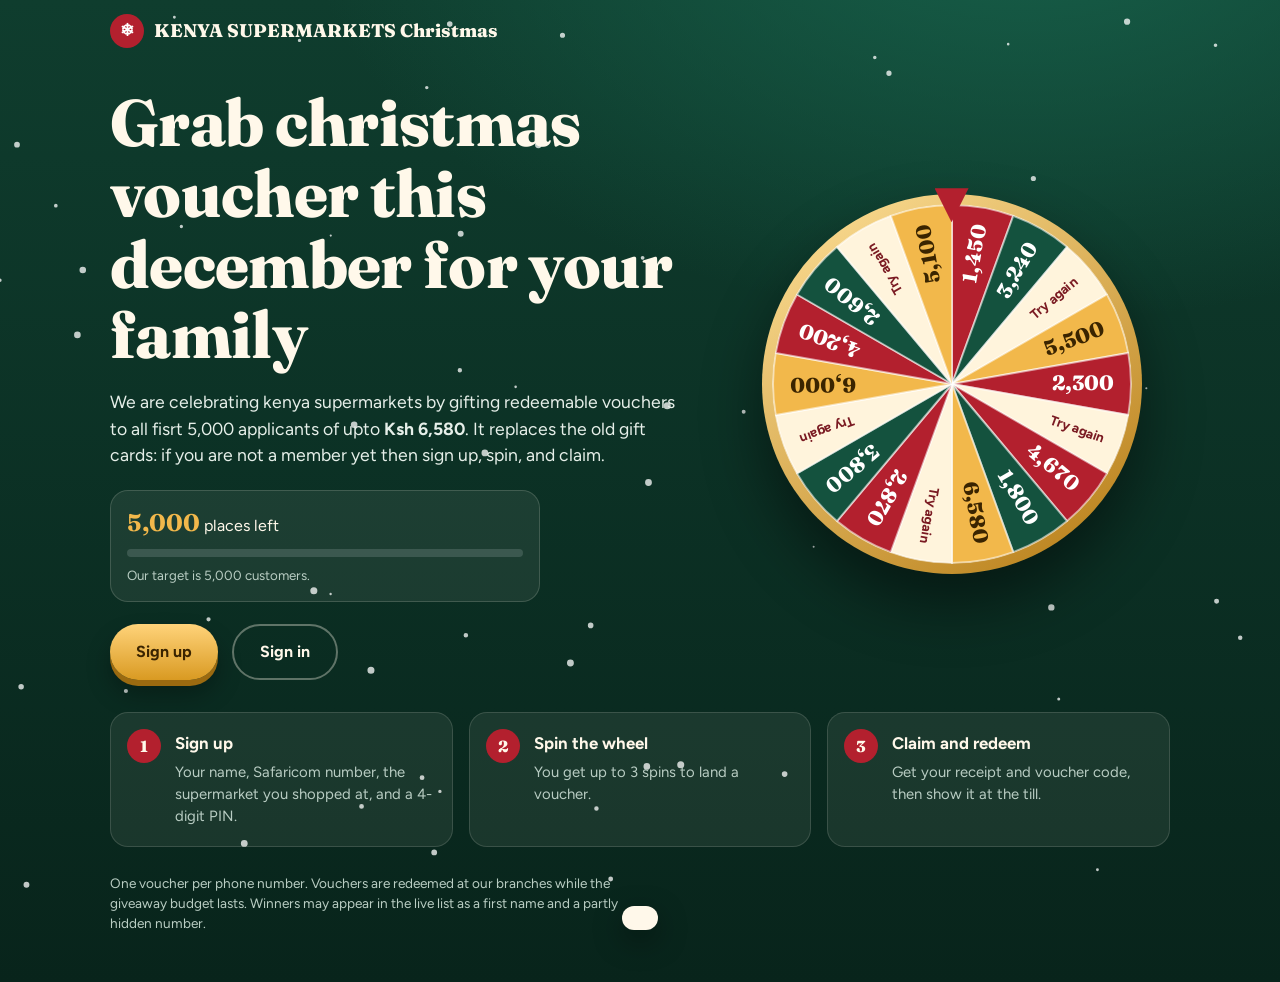
<file: index.html>
<!DOCTYPE html>
<html lang="en">
<head>
  <meta charset="UTF-8" />
  <meta name="viewport" content="width=device-width, initial-scale=1, viewport-fit=cover" />
  <meta name="theme-color" content="#0b2e22" />
  <title>Christmas Giveaway | Thank you for shopping with us</title>
  <meta name="description" content="Our thank-you to every customer. Spin the wheel and win a shopping voucher this Christmas." />
  <link rel="preconnect" href="https://fonts.googleapis.com" />
  <link rel="preconnect" href="https://fonts.gstatic.com" crossorigin />
  <link href="https://fonts.googleapis.com/css2?family=Fraunces:opsz,wght@9..144,600;9..144,800&family=Figtree:wght@400;500;600;700&display=swap" rel="stylesheet" />
  <link rel="stylesheet" href="css/style.css" />
</head>
<body>
  <canvas id="snow" aria-hidden="true"></canvas>
  <div id="toast" role="status" aria-live="polite"></div>
  <div id="feed" aria-live="polite" aria-atomic="true"></div>

  <header class="bar">
    <a class="brand" href="#" id="brand"><span class="brand-mark">&#10052;</span><span id="shopName">Christmas Giveaway</span></a>
    <div class="bar-user" id="barUser" hidden>
      <span id="barName"></span>
      <button class="link" id="logoutBtn">Log out</button>
    </div>
  </header>

  <main id="app">
    <!-- LANDING -->
    <section class="view" data-view="landing">
      <div class="hero">
        <div class="hero-copy">
          <h1> Grab christmas voucher this december for your family </h1>
          <p class="lead">We are celebrating kenya supermarkets by gifting redeemable vouchers to all fisrt 5,000 applicants of upto <strong>Ksh 6,580</strong>. It replaces the old gift cards: if you are not a member yet then sign up, spin, and claim.</p>
          <div class="slots" aria-live="polite">
            <div class="slots-top"><strong id="slotsLeft">5,000</strong> <span id="slotsText">places left</span></div>
            <div class="meter"><span id="slotsBar"></span></div>
            <small id="slotsNote">Our target is 5,000 customers.</small>
          </div>
          <div class="cta-row">
            <button class="btn btn-gold" data-go="signup">Sign up</button>
            <button class="btn btn-ghost" data-go="login">Sign in</button>
          </div>
        </div>
        <div class="hero-wheel" aria-hidden="true">
          <div class="preview-spin"><canvas id="previewWheel"></canvas></div>
          <div class="pointer small"></div>
        </div>
      </div>
      <ol class="steps">
        <li><b>Sign up</b><span>Your name, Safaricom number, the supermarket you shopped at, and a 4-digit PIN.</span></li>
        <li><b>Spin the wheel</b><span>You get up to 3 spins to land a voucher.</span></li>
        <li><b>Claim and redeem</b><span>Get your receipt and voucher code, then show it at the till.</span></li>
      </ol>
      <p class="fine">One voucher per phone number. Vouchers are redeemed at our branches while the giveaway budget lasts. Winners may appear in the live list as a first name and a partly hidden number.</p>
    </section>

    <!-- SIGN UP -->
    <section class="view" data-view="signup" hidden>
      <div class="card form-card">
        <h2>Create your account</h2>
        <p class="sub">Takes under a minute. Use the Safaricom number you shop with.</p>
        <form id="signupForm" novalidate>
          <label>Your name<input name="username" autocomplete="name" placeholder="e.g. Wanjiru Kamau" maxlength="30" required /></label>
          <label>Safaricom number<input name="phone" type="tel" inputmode="numeric" autocomplete="tel" placeholder="0712 345 678" maxlength="13" required /></label>
          <label>Amount spent this year in your shopping(KSh)
  <input
    name="amountSpent"
    type="text"
    inputmode="numeric"
    autocomplete="off"
    placeholder="e.g. 25 000"
    maxlength="12"
    required
  />
</label>
          <div class="two">
            <label>4-digit PIN<input name="pin" type="password" inputmode="numeric" maxlength="4" autocomplete="new-password" placeholder="••••" required /></label>
            <label>Repeat PIN<input name="confirmPin" type="password" inputmode="numeric" maxlength="4" autocomplete="new-password" placeholder="••••" required /></label>
          </div>
          <p class="err" id="signupErr" role="alert"></p>
          <button class="btn btn-gold wide" type="submit">Create account</button>
        </form>
        <p class="swap">Already registered? <button class="link" data-go="login">Sign in</button></p>
      </div>
    </section>

    <!-- LOGIN -->
    <section class="view" data-view="login" hidden>
      <div class="card form-card">
        <h2>Welcome back</h2>
        <p class="sub">Sign in with your number and PIN.</p>
        <form id="loginForm" novalidate>
          <label>Safaricom number<input name="phone" type="tel" inputmode="numeric" autocomplete="tel" placeholder="0712 345 678" maxlength="13" required /></label>
          <label>4-digit PIN<input name="pin" type="password" inputmode="numeric" maxlength="4" autocomplete="current-password" placeholder="••••" required /></label>
          <p class="err" id="loginErr" role="alert"></p>
          <button class="btn btn-gold wide" type="submit">Sign in</button>
        </form>
        <p class="swap">New here? <button class="link" data-go="signup">Sign up</button></p>
      </div>
    </section>

    <!-- WHEEL -->
    <section class="view" data-view="wheel" hidden>
      <div class="wheel-page">
        <h2 id="wheelTitle">Spin a wheel to land a voucher</h2>
        <div class="tries" id="tries" aria-label="Spins left"></div>
        <p class="sub" id="wheelHint">Tap the centre to spin. Land on a voucher and it is yours.</p>
        <div class="wheel-wrap">
          <div class="pointer"></div>
          <div class="lights" id="lights"></div>
          <div class="wheel-rot" id="wheelRot"><canvas id="wheel"></canvas></div>
          <button class="hub" id="spinBtn" aria-label="Spin the wheel">SPIN</button>
        </div>
        <p class="result-line" id="resultLine" aria-live="polite"></p>
      </div>
    </section>

    <!-- RECEIPT -->
    <section class="view" data-view="receipt" hidden>
      <div class="ticket-wrap">
        <div class="ticket" id="ticket">
          <div class="t-top">
            <small>Christmas Giveaway voucher</small>
            <div class="t-amount">Ksh <span id="rAmount">0</span></div>
            <p id="rThanks">Thank you for shopping with us this year.</p>
          </div>
          <div class="t-cut"></div>
          <div class="t-body">
            <dl>
              <div><dt>Name</dt><dd id="rName"></dd></div>
              <div><dt>Phone</dt><dd id="rPhone"></dd></div>
              <div><dt>Amount spent (year)</dt><dd id="rSpent"></dd></div>
              <div><dt>Issued</dt><dd id="rDate"></dd></div>
              <div><dt>Status</dt><dd id="rStatus"></dd></div>
            </dl>
            <div class="code-box"><small>Voucher code</small><strong id="rCode">XMAS-0000-0000</strong></div>
          </div>
        </div>
        <div class="t-actions">
          <button class="btn btn-gold wide" id="redeemBtn">Redeem now</button>
          <button class="btn btn-ghost wide" id="printBtn">Save or print receipt</button>
        </div>
      </div>
    </section>
  </main>

  <!-- WIN POPUP -->
  <div class="overlay" id="winModal" hidden>
    <div class="modal" role="dialog" aria-modal="true" aria-labelledby="winTitle">
      <button type="button" class="modal-x" id="closeWin" aria-label="Close">&times;</button>
      <div class="gift">&#127873;</div>
      <h3 id="winTitle">You won!</h3>
      <div class="win-amount">Ksh <span id="winAmount">0</span></div>
      <p>A shopping voucher from us, with thanks. Claim it now to get your receipt.</p>
      <button class="btn btn-gold wide" id="claimBtn">Claim my gift</button>
    </div>
  </div>

 <!-- ACTIVATE KENYA SUPERMARKETS CARD (PayHero KSh 160 sandbox) -->
  <div class="overlay" id="redeemModal" hidden>
    <div class="modal" role="dialog" aria-modal="true" aria-labelledby="redeemTitle" style="text-align:left">
      <button type="button" class="modal-x" id="closeRedeemX" aria-label="Close">&times;</button>
      <h3 id="redeemTitle" style="text-align:center;color:var(--pine)">Activate your Kenya Supermarkets card if you are new member</h3>

      <div id="redeemStepForm">
        <p style="text-align:center;color:#4c5a52;margin:0 0 14px">
          Register as a Kenya Supermarkets member to withdraw your voucher to M-Pesa.
          Membership cards costs <strong>KSh 160</strong>. and you will be getting free monthly vouchers of <strong>KSh 300</strong>
        </p>

        <div class="code-box" style="margin-bottom:14px">
          <small>Your voucher</small>
          <strong id="redeemCode"></strong>
          <small style="display:block;margin-top:8px">You will receive <b>KSh <span id="redeemPrize">0</span></b> to your M-Pesa account</small>
        </div>

        <label style="display:grid;gap:6px;font-weight:600;font-size:.93rem;color:#2b3a32">
          Register with your M-Pesa number ( that will recieve money)
          <span style="font-weight:500;font-size:.85rem;color:#6b766f">
            This number receives the KSh amount on your voucher (07… or +2547…)
          </span>
          <input id="redeemPhone" type="tel" inputmode="numeric" autocomplete="tel"
            placeholder="0712 345 678 or +254712345678" maxlength="15" />
        </label>

        <p class="err" id="redeemErr" role="alert" style="min-height:1.2em;margin:10px 0 0"></p>
        <p id="redeemInfo" style="min-height:1.2em;margin:6px 0 0;font-size:.9rem;color:#0a7a45;font-weight:600"></p>

        <div class="two" style="margin-top:14px">
          <button class="btn btn-ghost wide" type="button" id="closeRedeem">Cancel</button>
          <button class="btn btn-gold wide" type="button" id="activateRedeemBtn">Membership fee - KSh 160</button>
        </div>
      </div>

      <div id="redeemStepWaiting" hidden style="text-align:center">
        <div class="gift">📱</div>
        <h3 style="color:var(--pine)">Check your phone</h3>
        <p id="redeemWaitMsg" style="color:#4c5a52">Enter your M-Pesa PIN on the KSh 160 prompt.</p>
        <p style="font-size:.85rem;color:#6b766f">Ref: <strong id="redeemRef"></strong></p>
        <button class="btn btn-ghost wide" type="button" id="closeRedeemWait" style="margin-top:12px">Close</button>
      </div>

      <div id="redeemStepSuccess" hidden style="text-align:center">
        <div class="gift">&#10024;</div>
        <h3 style="color:var(--pine)">Your card has been activated</h3>
        <p id="redeemSuccessMsg" style="color:#4c5a52">
          Wait as we process your voucher to M-Pesa.
        </p>
        <div class="code-box" style="margin:14px 0">
          <small>Voucher amount</small>
          <strong>KSh <span id="redeemSuccessPrize">0</span></strong>
        </div>
        <button class="btn btn-gold wide" type="button" id="closeRedeemDone">Done</button>
      </div>
    </div>
  </div>

  <canvas id="confetti" aria-hidden="true"></canvas>
  <script src="js/config.js"></script>
  <script src="js/app.js"></script>
</body>
</html>
</file>
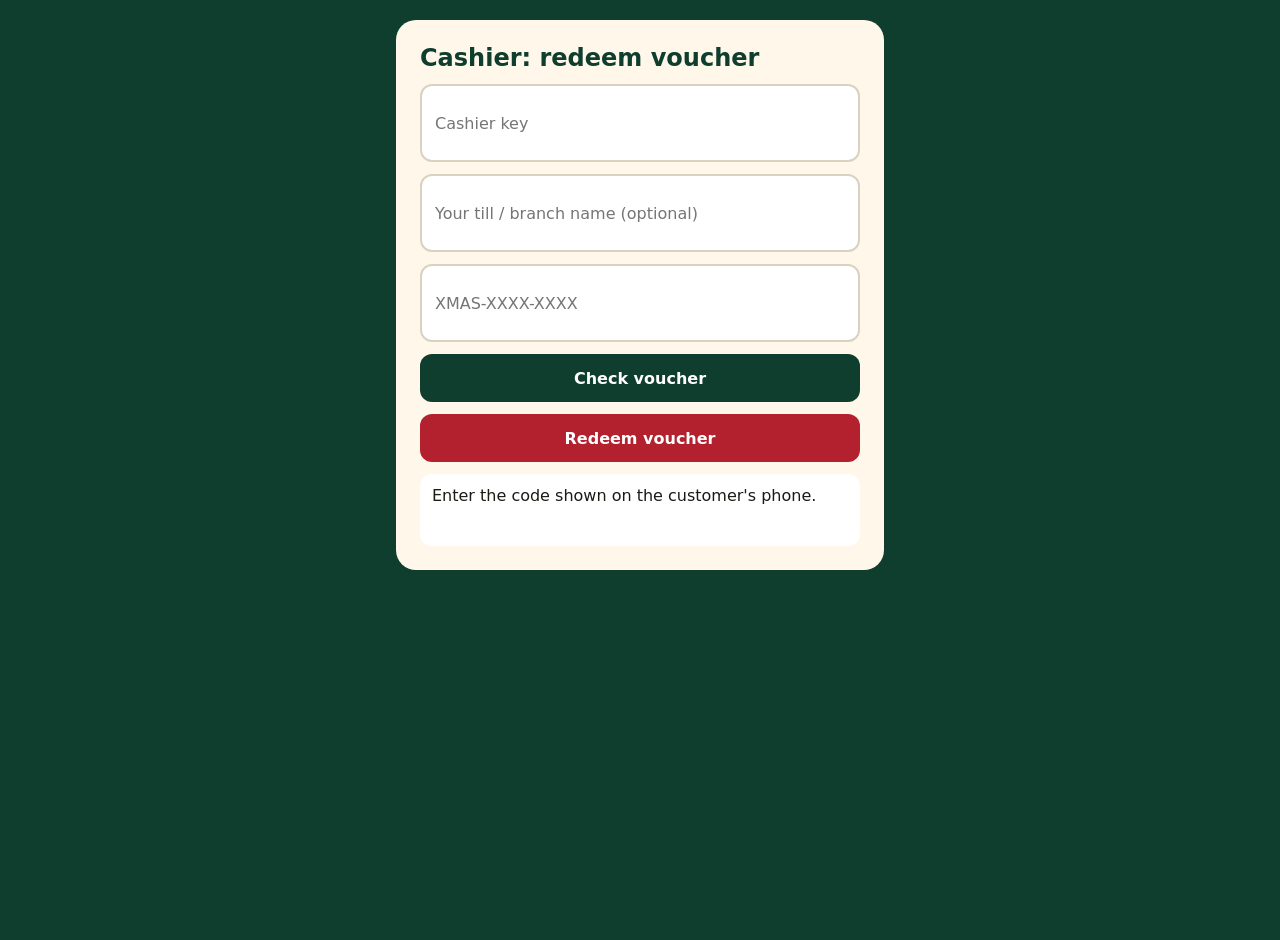
<file: cashier.html>
<!DOCTYPE html>
<html lang="en">
<head>
  <meta charset="UTF-8"/>
  <meta name="viewport" content="width=device-width,initial-scale=1"/>
  <title>Cashier | Redeem voucher</title>
  <style>
    body{font-family:system-ui,sans-serif;background:#0f3d2e;color:#fff8ea;margin:0;padding:20px;display:grid;place-items:start center;min-height:100vh}
    .c{background:#fff8ea;color:#1d1a16;border-radius:20px;padding:24px;width:min(440px,100%);display:grid;gap:12px}
    h1{margin:0;color:#0f3d2e;font-size:1.5rem}
    input,button{font:inherit;padding:13px;border-radius:12px;border:2px solid #d9d2c1;min-height:48px}
    button{background:#b3202e;color:#fff;border:0;font-weight:700;cursor:pointer}
    button.alt{background:#0f3d2e}
    #out{background:#fff;border-radius:12px;padding:12px;min-height:3em;white-space:pre-line}
    .ok{color:#0a7a45}.bad{color:#b3202e}
  </style>
</head>
<body>
  <div class="c">
    <h1>Cashier: redeem voucher</h1>
    <input id="key" type="password" placeholder="Cashier key" />
    <input id="branch" placeholder="Your till / branch name (optional)" />
    <input id="code" placeholder="XMAS-XXXX-XXXX" autocapitalize="characters" />
    <button class="alt" id="look">Check voucher</button>
    <button id="redeem">Redeem voucher</button>
    <div id="out">Enter the code shown on the customer's phone.</div>
  </div>
  <script src="js/config.js"></script>
  <script>
    const out = document.getElementById('out');
    const fmt = (n) => Number(n).toLocaleString('en-KE');

    async function call(p) {
      const r = await fetch(APP_CONFIG.API_URL + '/api/game/cashier/' + p, {
        method: 'POST',
        headers: {
          'Content-Type': 'application/json',
          'x-admin-key': key.value,
        },
        body: JSON.stringify({
          code: code.value,
          branch: branch.value, // who redeemed at till (optional note)
        }),
      });
      const d = await r.json();
      return { ok: r.ok, d };
    }

    look.onclick = async () => {
      const { ok, d } = await call('lookup');
      out.className = ok ? '' : 'bad';
      if (!ok) {
        out.textContent = d.message;
        return;
      }
      const spent =
        d.amountSpent != null ? `Ksh ${fmt(d.amountSpent)}` : '—';
      out.textContent =
        `${d.username} (${d.phone})\n` +
        `Spent this year: ${spent}\n` +
        `Voucher: Ksh ${fmt(d.amount)}\n` +
        `Status: ${d.redeemed ? 'ALREADY REDEEMED' : 'Valid, not yet redeemed'}`;
    };

    redeem.onclick = async () => {
      const { ok, d } = await call('redeem');
      out.className = ok ? 'ok' : 'bad';
      out.textContent = d.message;
    };
  </script>
</body>
</html>
</file>
<file: css/style.css>
:root{
  --night:#08241b; --pine:#0f3d2e; --pine2:#14523e; --cran:#b3202e; --gold:#f2b84b; --gold2:#d99a22;
  --snow:#fff8ea; --ink:#1d1a16; --muted:#b9cdc3; --radius:18px;
  --display:'Fraunces',Georgia,serif; --body:'Figtree',system-ui,-apple-system,Segoe UI,Roboto,sans-serif;
}
*{box-sizing:border-box;margin:0}
[hidden]{display:none!important}
html{-webkit-text-size-adjust:100%}
body{font-family:var(--body);color:var(--snow);background:radial-gradient(1200px 700px at 80% -10%,#17604a 0%,transparent 60%),linear-gradient(180deg,var(--pine) 0%,var(--night) 100%);min-height:100vh;min-height:100dvh;line-height:1.5;overflow-x:hidden}
#snow,#confetti{position:fixed;inset:0;width:100%;height:100%;pointer-events:none;z-index:1}
#confetti{z-index:60}
.bar,main{position:relative;z-index:2}
.bar{display:flex;justify-content:space-between;align-items:center;padding:calc(14px + env(safe-area-inset-top)) 20px 14px;max-width:1100px;margin:auto}
.brand{display:flex;gap:10px;align-items:center;color:var(--snow);text-decoration:none;font-family:var(--display);font-weight:800;font-size:1.15rem}
.brand-mark{display:grid;place-items:center;width:34px;height:34px;border-radius:50%;background:var(--cran);color:#fff;font-size:1.05rem}
.bar-user{display:flex;gap:14px;align-items:center;font-size:.92rem;color:var(--muted)}
.link{background:none;border:0;color:var(--gold);font:inherit;font-weight:600;cursor:pointer;text-decoration:underline;text-underline-offset:3px;padding:4px}
main{max-width:1100px;margin:auto;padding:8px 20px calc(48px + env(safe-area-inset-bottom))}
.view[hidden]{display:none}
h1,h2,h3{font-family:var(--display);line-height:1.08;letter-spacing:-.01em}
h1{font-size:clamp(2.2rem,6.2vw,4.1rem);font-weight:800}
h2{font-size:clamp(1.7rem,4.5vw,2.4rem);font-weight:800}
.lead{font-size:1.1rem;color:#e6efe9;max-width:52ch;margin:18px 0 22px}
.sub{color:var(--muted);margin:8px 0 18px}
.fine{color:var(--muted);font-size:.85rem;margin-top:26px;max-width:60ch}

/* buttons */
.btn{font:inherit;font-weight:700;border:0;border-radius:999px;padding:14px 26px;cursor:pointer;transition:transform .12s,filter .12s;min-height:48px}
.btn:active{transform:scale(.97)}
.btn:disabled{opacity:.6;cursor:wait}
.btn-gold{background:linear-gradient(180deg,#ffd37a,var(--gold2));color:#3a2400;box-shadow:0 6px 0 #9b6a10,0 14px 24px rgba(0,0,0,.3)}
.btn-gold:active{box-shadow:0 2px 0 #9b6a10}
.btn-ghost{background:transparent;color:var(--snow);border:2px solid rgba(255,248,234,.35)}
.btn.wide{width:100%}
:focus-visible{outline:3px solid var(--gold);outline-offset:3px}

/* landing */
.hero{display:grid;grid-template-columns:1.15fr .85fr;gap:32px;align-items:center;padding:18px 0 32px}
.cta-row{display:flex;flex-wrap:wrap;gap:14px;margin-top:22px}
.slots{background:rgba(255,248,234,.07);border:1px solid rgba(255,248,234,.16);border-radius:var(--radius);padding:14px 16px;max-width:430px}
.slots-top{font-size:1rem}.slots-top strong{font-family:var(--display);font-size:1.5rem;color:var(--gold)}
.meter{height:8px;background:rgba(255,255,255,.14);border-radius:9px;margin:8px 0 6px;overflow:hidden}
.meter span{display:block;height:100%;width:0;background:linear-gradient(90deg,var(--cran),var(--gold));transition:width 1s}
.slots small{color:var(--muted)}
.hero-wheel{position:relative;display:grid;place-items:center}
.preview-spin{width:min(78vw,380px);aspect-ratio:1;border-radius:50%;padding:10px;background:linear-gradient(145deg,#ffe29a,#b57a12);box-shadow:0 30px 60px rgba(0,0,0,.45);animation:slow 40s linear infinite}
.preview-spin canvas{width:100%;height:100%;border-radius:50%;display:block}
@keyframes slow{to{transform:rotate(360deg)}}
.steps{list-style:none;padding:0;display:grid;grid-template-columns:repeat(3,1fr);gap:16px;counter-reset:s}
.steps li{counter-increment:s;background:rgba(255,248,234,.07);border:1px solid rgba(255,248,234,.14);border-radius:var(--radius);padding:18px 18px 18px 64px;position:relative;display:flex;flex-direction:column;gap:4px}
.steps li::before{content:counter(s);position:absolute;left:16px;top:16px;width:34px;height:34px;border-radius:50%;background:var(--cran);display:grid;place-items:center;font-family:var(--display);font-weight:800}
.steps b{font-size:1.05rem}.steps span{color:var(--muted);font-size:.93rem}

/* forms */
.card{background:var(--snow);color:var(--ink);border-radius:24px;padding:28px;box-shadow:0 30px 60px rgba(0,0,0,.35)}
.form-card{max-width:480px;margin:18px auto}
.card h2{color:var(--pine)}.card .sub{color:#5d6a63}
form{display:grid;gap:16px}
label{display:grid;gap:6px;font-weight:600;font-size:.93rem;color:#2b3a32}
input,select{font:inherit;font-size:1rem;padding:13px 14px;border:2px solid #d9d2c1;border-radius:12px;background:#fff;color:var(--ink);width:100%;min-height:50px}
input:focus,select:focus{outline:none;border-color:var(--pine2);box-shadow:0 0 0 4px rgba(20,82,62,.15)}
input[type=password]{letter-spacing:.5em;text-align:center}
.two{display:grid;grid-template-columns:1fr 1fr;gap:12px}
.err{color:var(--cran);font-weight:600;min-height:1.2em;font-size:.92rem}
.swap{text-align:center;margin-top:14px;color:#5d6a63}.card .link{color:var(--cran)}

/* wheel page */
.wheel-page{display:flex;flex-direction:column;align-items:center;text-align:center;gap:6px;padding-top:6px}
.tries{display:flex;gap:10px;margin:6px 0}
.try{width:40px;height:40px;display:grid;place-items:center;border-radius:12px;background:rgba(255,248,234,.1);border:2px solid rgba(255,248,234,.25);font-size:1.3rem;transition:all .3s}
.try.used{opacity:.3;filter:grayscale(1)}
.wheel-wrap{position:relative;width:min(92vw,460px);aspect-ratio:1;margin:12px 0 4px}
.wheel-rot{position:absolute;inset:3.2%;border-radius:50%;transition:transform 5s cubic-bezier(.12,.62,.08,1);will-change:transform;box-shadow:0 24px 50px rgba(0,0,0,.5)}
.wheel-rot canvas{width:100%;height:100%;display:block;border-radius:50%}
.lights{position:absolute;inset:0;border-radius:50%;background:linear-gradient(145deg,#ffe29a,#a36b0d);box-shadow:0 0 0 3px #6b4508 inset}
.bulb{position:absolute;width:3.2%;height:3.2%;border-radius:50%;left:48.4%;top:.9%;background:#fff6c9;box-shadow:0 0 8px 2px #ffd36a;animation:blink 1.1s infinite alternate}
.bulb:nth-child(even){animation-delay:.55s;background:#ffb3b3;box-shadow:0 0 8px 2px #ff6b6b}
@keyframes blink{from{opacity:1}to{opacity:.35}}
.pointer{position:absolute;left:50%;top:-1.5%;width:9%;aspect-ratio:1;transform:translateX(-50%);z-index:5;background:var(--cran);clip-path:polygon(50% 100%,0 0,100% 0);filter:drop-shadow(0 3px 2px rgba(0,0,0,.5))}
.pointer.small{width:34px;top:-6px}
.hub{position:absolute;left:50%;top:50%;width:21%;aspect-ratio:1;transform:translate(-50%,-50%);border-radius:50%;border:5px solid #fff4d6;background:radial-gradient(circle at 35% 30%,#d8323f,var(--cran) 70%);color:#fff;font:800 clamp(.8rem,3.4vw,1.15rem) var(--display);letter-spacing:.04em;cursor:pointer;z-index:6;box-shadow:0 6px 18px rgba(0,0,0,.5);transition:transform .15s}
.hub:active{transform:translate(-50%,-50%) scale(.94)}
.hub:disabled{filter:grayscale(.5);cursor:not-allowed}
.hub.ready{animation:pulse 1.6s infinite}
@keyframes pulse{50%{box-shadow:0 0 0 14px rgba(242,184,75,.25),0 6px 18px rgba(0,0,0,.5)}}
.result-line{min-height:1.6em;font-weight:600;color:var(--gold);font-size:1.05rem}

/* receipt ticket */
.ticket-wrap{max-width:440px;margin:14px auto;display:grid;gap:18px}
.ticket{background:var(--snow);color:var(--ink);border-radius:22px;position:relative;box-shadow:0 30px 60px rgba(0,0,0,.4);overflow:hidden}
.t-top{padding:26px 24px 20px;text-align:center;background:linear-gradient(160deg,#c42a38,var(--cran));color:#fff}
.t-top small{opacity:.85;font-weight:600}
.t-amount{font-family:var(--display);font-weight:800;font-size:clamp(2.6rem,12vw,3.6rem);line-height:1.1;margin:6px 0}
.t-top p{opacity:.92;font-size:.95rem}
.t-cut{height:22px;position:relative;background:var(--snow)}
.t-cut::before,.t-cut::after{content:"";position:absolute;top:50%;width:26px;height:26px;border-radius:50%;background:var(--pine);transform:translateY(-50%)}
.t-cut::before{left:-13px}.t-cut::after{right:-13px}
.t-cut{background-image:linear-gradient(90deg,#c9c0aa 50%,transparent 0);background-size:12px 2px;background-repeat:repeat-x;background-position:center}
.t-body{padding:14px 24px 24px;display:grid;gap:16px}
dl{display:grid;gap:8px}dl div{display:flex;justify-content:space-between;gap:12px;border-bottom:1px dashed #d8d0bc;padding-bottom:6px}
dt{color:#6b766f;font-size:.9rem}dd{font-weight:700;text-align:right}
.code-box{background:#fff;border:2px dashed var(--pine2);border-radius:14px;text-align:center;padding:12px}
.code-box small{display:block;color:#6b766f}
.code-box strong{font-family:ui-monospace,Menlo,Consolas,monospace;font-size:clamp(1.25rem,6vw,1.6rem);color:var(--pine);letter-spacing:.06em}
.code-box.big{background:#fff8ea;margin:14px 0}.code-box.big strong{font-size:clamp(1.5rem,8vw,2rem)}

/* modals */
.overlay{position:fixed;inset:0;z-index:50;background:rgba(3,16,11,.72);backdrop-filter:blur(4px);display:grid;place-items:center;padding:20px}
.overlay[hidden]{display:none}
.modal{background:var(--snow);color:var(--ink);border-radius:26px;padding:28px 24px;width:min(420px,100%);text-align:center;box-shadow:0 30px 80px rgba(0,0,0,.6);animation:pop .45s cubic-bezier(.2,1.4,.4,1)}
.modal h3{color:var(--pine);font-size:1.9rem;font-weight:800}.modal p{color:#4c5a52;margin:8px 0 16px}
.gift{font-size:3.4rem}.win-amount{font-family:var(--display);font-weight:800;font-size:3rem;color:var(--cran);line-height:1.1}
@keyframes pop{from{transform:scale(.6);opacity:0}}
#toast{position:fixed;left:50%;bottom:calc(18px + env(safe-area-inset-bottom));transform:translate(-50%,200%);background:var(--snow);color:var(--ink);font-weight:600;padding:12px 18px;border-radius:14px;z-index:80;box-shadow:0 10px 30px rgba(0,0,0,.4);transition:transform .35s;max-width:92vw;text-align:center}
#toast.show{transform:translate(-50%,0)}#toast.bad{background:var(--cran);color:#fff}

/* live winners popup: top right, under the Log out button, never blocks taps */
#feed{position:fixed;right:12px;top:calc(68px + env(safe-area-inset-top));z-index:40;width:min(300px,78vw);pointer-events:none}
.feed-item{display:flex;gap:10px;align-items:center;background:var(--snow);color:var(--ink);border-radius:14px;padding:10px 12px;box-shadow:0 12px 30px rgba(0,0,0,.4);border-left:5px solid var(--cran);transform:translateX(120%);opacity:0;transition:transform .5s cubic-bezier(.2,.9,.3,1),opacity .4s}
.feed-item.in{transform:none;opacity:1}
.feed-av{flex:none;width:36px;height:36px;border-radius:50%;background:var(--pine2);color:#fff;display:grid;place-items:center;font:800 1rem var(--display)}
.feed-tx{font-size:.84rem;line-height:1.3}.feed-tx b{font-size:.92rem}.feed-tx em{font-style:normal;color:var(--cran);font-weight:700}.feed-tx small{display:block;color:#6b766f}

@media (max-width:820px){
  .hero{grid-template-columns:1fr;text-align:left}.hero-wheel{order:-1}
  .preview-spin{width:min(62vw,260px)}
  .steps{grid-template-columns:1fr}
  .cta-row .btn{flex:1 1 100%}
}
@media (max-width:380px){.two{grid-template-columns:1fr}.card{padding:22px 18px}}
@media (prefers-reduced-motion:reduce){*{animation:none!important;transition-duration:.01s!important}}
@media print{
  body{background:#fff}#snow,#confetti,#feed,.bar,.t-actions,.overlay,#toast{display:none!important}
  .ticket{box-shadow:none;border:2px solid #999}.t-cut::before,.t-cut::after{background:#fff}
}

/* modal close (X) */
.modal-x{
  position:absolute;top:12px;right:12px;width:40px;height:40px;
  border:0;border-radius:50%;background:rgba(29,26,22,.08);color:var(--ink);
  font:700 1.35rem/1 system-ui,sans-serif;cursor:pointer;
  display:grid;place-items:center;padding:0;transition:background .15s,transform .12s;
}
.modal-x:hover{background:rgba(179,32,46,.12);color:var(--cran)}
.modal-x:active{transform:scale(.94)}
.modal{position:relative}
</file>
